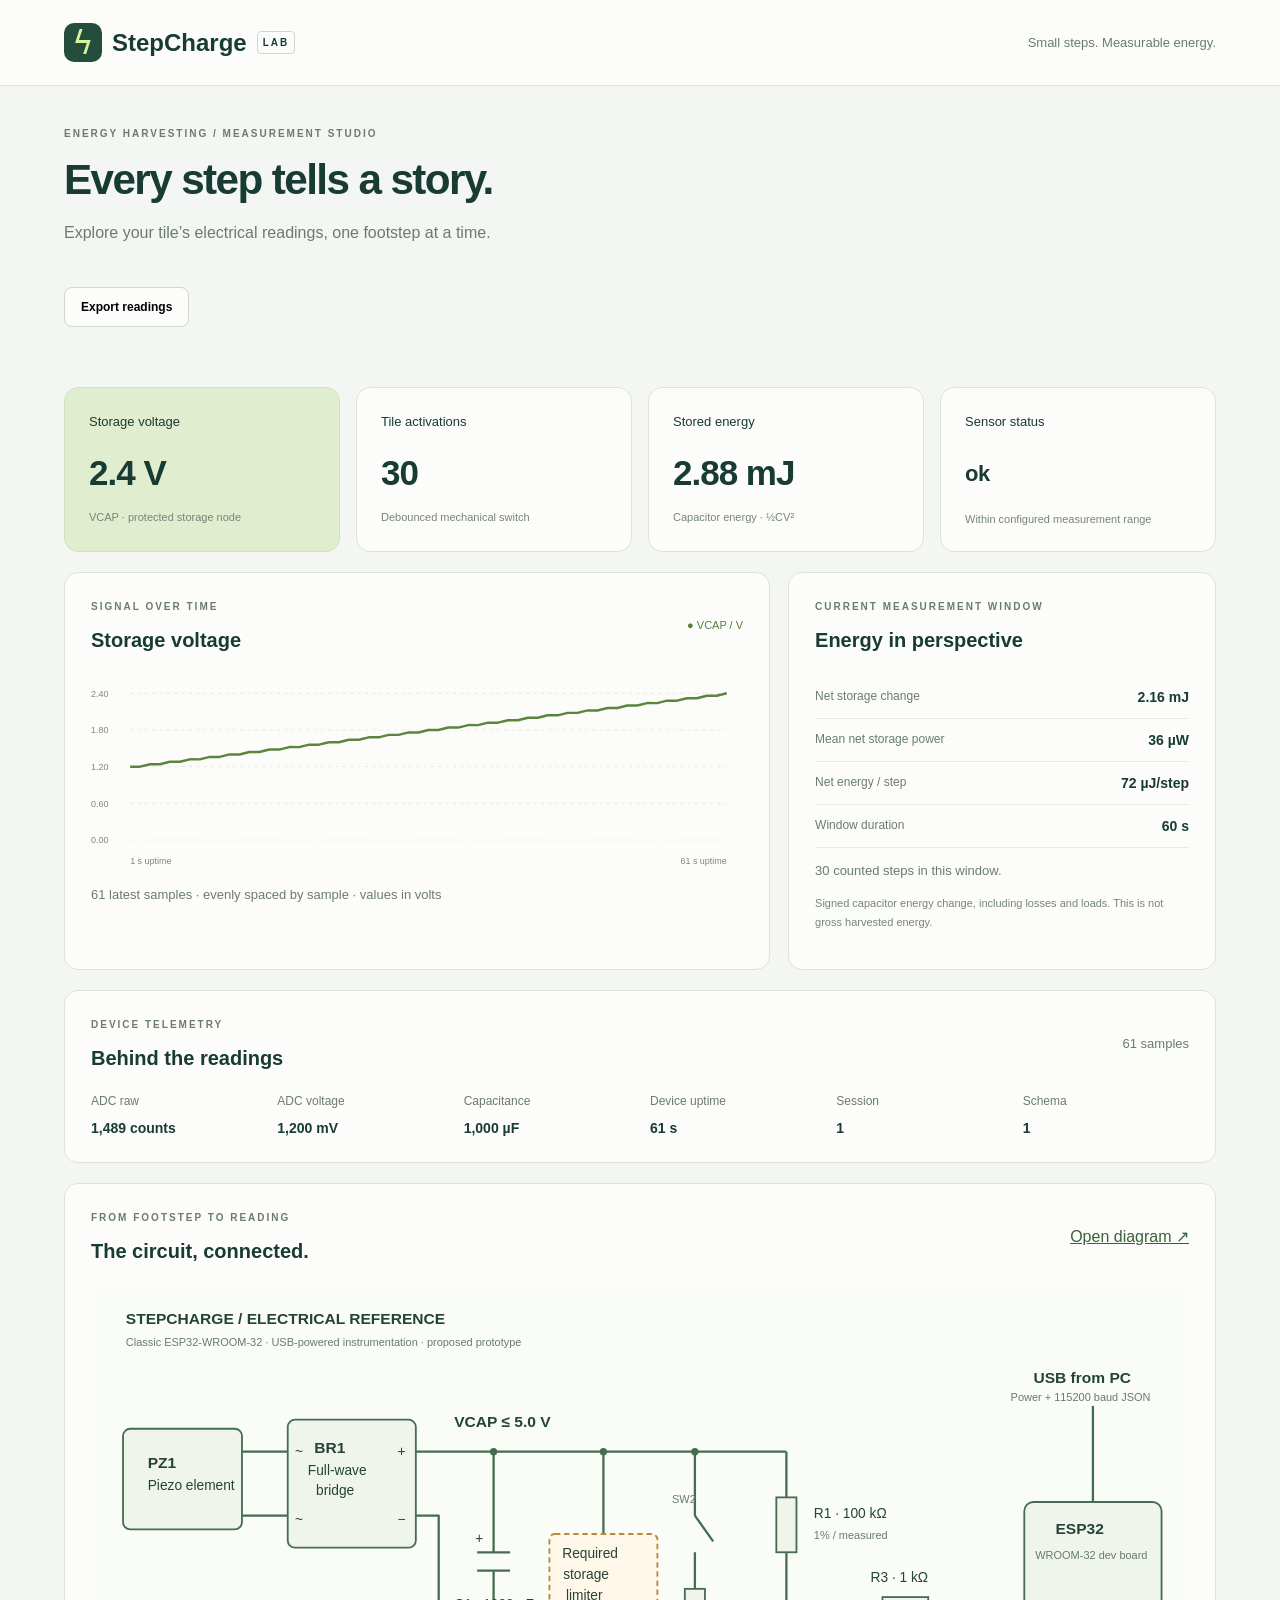
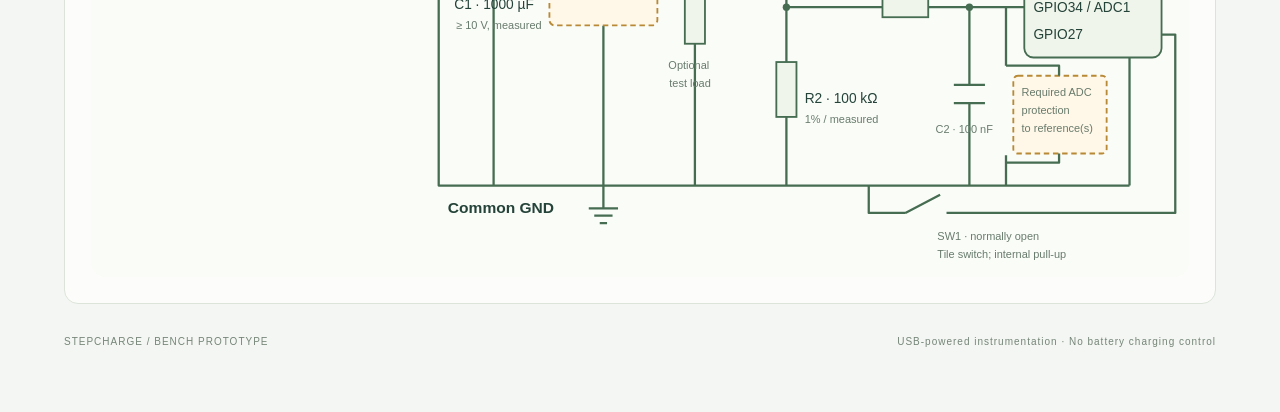
<file: app/index.html>
<!doctype html>
<html lang="en">
<head><meta charset="utf-8"><meta name="viewport" content="width=device-width,initial-scale=1"><title>StepCharge · Measurement studio</title><link rel="stylesheet" href="style.css"></head>
<body>
<header><a class="brand" href="./"><span class="logo">ϟ</span> StepCharge<span class="tag">LAB</span></a><span class="header-note">Small steps. Measurable energy.</span></header>
<main>
<div class="intro"><div><p class="eyebrow">ENERGY HARVESTING / MEASUREMENT STUDIO</p><h1>Every step tells a story.</h1><p>Explore your tile’s electrical readings, one footstep at a time.</p></div><span id="source" class="badge">Not connected</span></div>
<section class="toolbar" aria-label="Data controls"><button id="connect" class="primary">Connect ESP32</button><button id="demo">Animate readings</button><label class="button">Import JSONL<input id="import" type="file" accept=".jsonl,.json,.txt"></label><button id="disconnect" disabled>Disconnect</button><span class="spacer"></span><button id="new">New window</button><button id="export" disabled>Export readings</button></section>
<p id="notice" role="status">Connect via USB using desktop Chrome or Edge, or import a saved capture on any device.</p>
<section class="metrics" aria-label="Latest readings">
<article class="metric accent"><span>Storage voltage</span><h2 id="voltage">—</h2><small>VCAP · protected storage node</small></article>
<article class="metric"><span>Tile activations</span><h2 id="steps">—</h2><small>Debounced mechanical switch</small></article>
<article class="metric"><span>Stored energy</span><h2 id="energy">—</h2><small>Capacitor energy · ½CV²</small></article>
<article class="metric"><span>Sensor status</span><h2 id="status" class="status">Waiting</h2><small id="statusHelp">No samples received</small></article>
</section>
<section class="middle"><article class="panel"><div class="panel-title"><div><p class="eyebrow">SIGNAL OVER TIME</p><h2>Storage voltage</h2></div><span class="legend">● VCAP / V</span></div><svg id="chart" viewBox="0 0 800 240" role="img" aria-label="Storage voltage plotted against elapsed time"></svg><p class="muted" id="chartCaption">Your latest 300 samples will appear here.</p></article>
<article class="panel window"><p class="eyebrow">CURRENT MEASUREMENT WINDOW</p><h2>Energy in perspective</h2><dl><div><dt>Net storage change</dt><dd id="net">—</dd></div><div><dt>Mean net storage power</dt><dd id="power">—</dd></div><div><dt>Net energy / step</dt><dd id="perStep">—</dd></div><div><dt>Window duration</dt><dd id="duration">—</dd></div></dl><p id="windowNote" class="muted">Waiting for two samples.</p><p class="footnote">Signed capacitor energy change, including losses and loads. This is not gross harvested energy.</p></article></section>
<section class="panel"><div class="panel-title"><div><p class="eyebrow">DEVICE TELEMETRY</p><h2>Behind the readings</h2></div><span id="count" class="muted">0 samples</span></div><dl class="details"><div><dt>ADC raw</dt><dd id="raw">—</dd></div><div><dt>ADC voltage</dt><dd id="adc">—</dd></div><div><dt>Capacitance</dt><dd id="cap">—</dd></div><div><dt>Device uptime</dt><dd id="uptime">—</dd></div><div><dt>Session</dt><dd id="session">—</dd></div><div><dt>Schema</dt><dd id="schema">—</dd></div></dl></section>
<section class="panel circuit"><div class="panel-title"><div><p class="eyebrow">FROM FOOTSTEP TO READING</p><h2>The circuit, connected.</h2></div><a href="../docs/circuit.svg" target="_blank" rel="noopener">Open diagram ↗</a></div><img src="../docs/circuit.svg" alt="StepCharge reference circuit: piezo bridge, protected capacitor storage, resistor divider to GPIO34, independent switch to GPIO27, and USB-powered ESP32."></section>
<footer>STEPCHARGE / BENCH PROTOTYPE<span>USB-powered instrumentation · No battery charging control</span></footer>
</main><script type="module" src="app.mjs"></script></body></html>
</file>
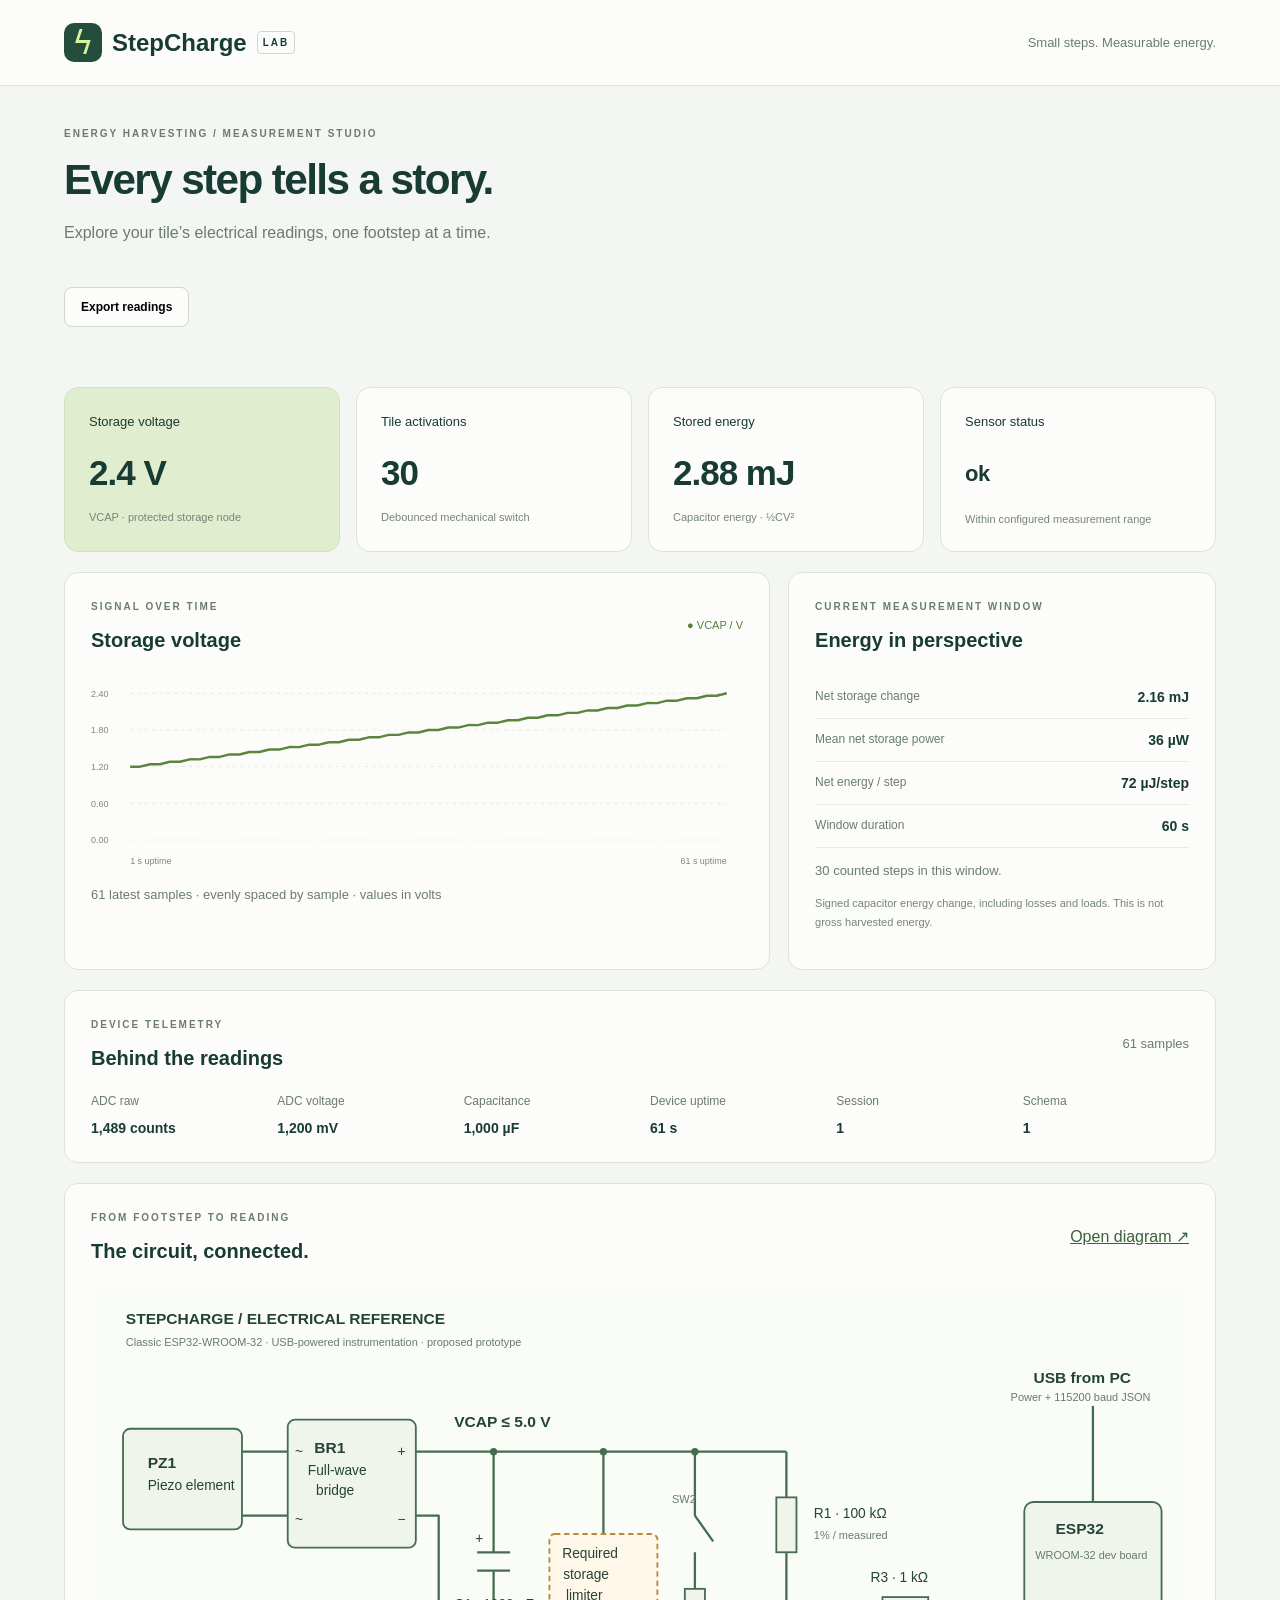
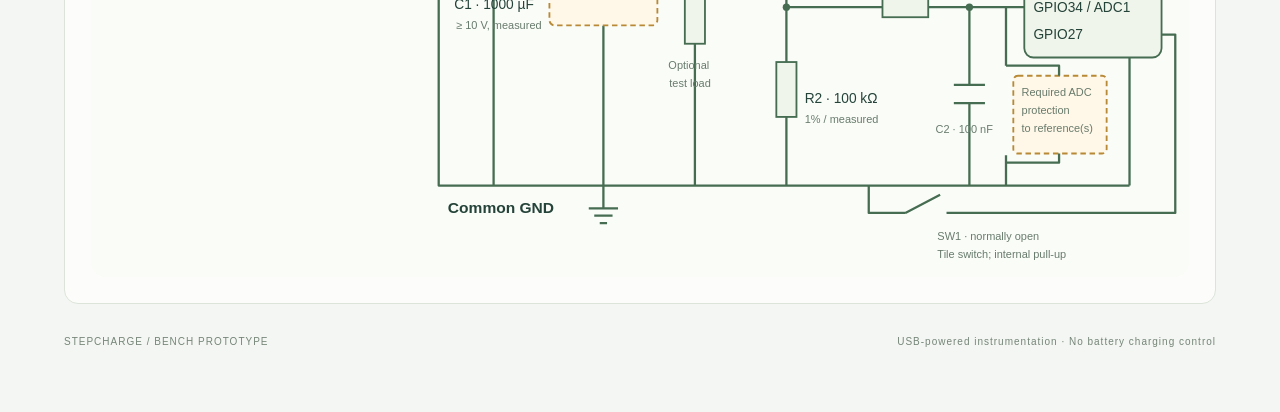
<file: app/StepCharge.html>
<!doctype html>
<html lang="en">
<head><meta charset="utf-8"><meta name="viewport" content="width=device-width,initial-scale=1"><title>StepCharge · Measurement studio</title><style>
:root{font-family:Inter,Segoe UI,Arial,sans-serif;color:#183b34;background:#f3f6f2;font-synthesis:none}*{box-sizing:border-box}body{margin:0}header{height:86px;padding:0 5%;display:flex;align-items:center;justify-content:space-between;border-bottom:1px solid #dce4dd;background:#fcfdfa}.brand{font-size:24px;font-weight:750;display:flex;gap:10px;align-items:center;text-decoration:none;color:inherit}.logo{background:#244d3e;color:#d4f59a;border-radius:10px;font-size:33px;width:38px;text-align:center}.tag{font-size:10px;letter-spacing:2px;border:1px solid #ccd8cc;padding:5px;border-radius:4px}.header-note,.muted{color:#6a7b72;font-size:13px}main{max-width:1400px;margin:auto;padding:40px 5%}.intro{display:flex;align-items:center;justify-content:space-between;gap:20px}.eyebrow{font-size:10px;font-weight:750;letter-spacing:2px;color:#6a7b72;margin:0 0 14px}h1{font-size:clamp(29px,3.3vw,44px);letter-spacing:-1.6px;margin:0}p{line-height:1.6}.intro p:not(.eyebrow){color:#6a7b72}.badge{white-space:nowrap;border-radius:30px;background:#e3ebdf;padding:10px 16px;font-size:12px;font-weight:650}.toolbar{display:flex;gap:9px;align-items:center;flex-wrap:wrap;margin-top:25px}.spacer{flex:1}button,.button{font:inherit;font-size:12px;font-weight:600;border:1px solid #cdd8cd;background:#fcfdfa;border-radius:8px;padding:12px 16px;cursor:pointer;display:inline-block}button:hover,.button:hover{background:#e4eddc}button:disabled{opacity:.45;cursor:default}.primary{background:#244d3e;color:white;border-color:#244d3e}.primary:hover{background:#36634f}:focus-visible{outline:3px solid #58812d;outline-offset:3px}.button:focus-within{outline:3px solid #58812d}input[type=file]{position:absolute;width:1px;height:1px;opacity:0}#notice{font-size:12px;min-height:20px;margin:15px 0 25px}.metrics{display:grid;grid-template-columns:repeat(4,1fr);gap:16px}.metric,.panel{border:1px solid #dce4d9;background:#fcfdfa;border-radius:14px}.metric{padding:24px}.metric>span{font-size:13px}.metric h2{font-size:35px;font-weight:550;letter-spacing:-1px;margin:23px 0 14px}.metric h2.status{font-size:22px;letter-spacing:-.5px;min-height:42px;display:flex;align-items:center}.metric small{color:#768578;font-size:11px}.metric.accent{background:#e0edcf;border-color:#d1e2bf}.middle{display:grid;grid-template-columns:1.65fr 1fr;gap:18px;margin:20px 0}.panel{padding:26px;margin-bottom:20px}.middle .panel{margin:0}.panel h2{font-size:20px;font-weight:600;margin:0}.panel-title{display:flex;justify-content:space-between;align-items:center;gap:15px;margin-bottom:24px}.legend{font-size:11px;color:#52803d}#chart{width:100%;height:auto;display:block;margin-top:25px}dl{margin:24px 0 0}dl>div{display:flex;justify-content:space-between;padding:13px 0;border-bottom:1px solid #e7ece3;gap:12px}dt{font-size:12px;color:#6a7b72}dd{font-size:14px;margin:0;font-weight:650}.footnote{font-size:11px;color:#768578;line-height:1.7}.details{display:grid;grid-template-columns:repeat(6,1fr);gap:20px}.details>div{display:block;border:0;padding:0}.details dd{margin-top:12px}.circuit img{width:100%;display:block}a{color:#386339}footer{font-size:10px;letter-spacing:1px;color:#768578;display:flex;justify-content:space-between;padding:12px 0 25px} @media(max-width:950px){.metrics{grid-template-columns:repeat(2,1fr)}.middle{grid-template-columns:1fr}.details{grid-template-columns:repeat(3,1fr)}}@media(max-width:580px){header{height:70px}.header-note{display:none}main{padding:28px 5%}.intro{align-items:flex-start;flex-direction:column}.metrics{gap:10px}.metric{padding:18px 14px}.metric h2{font-size:28px}.metric h2.status{font-size:18px}.panel{padding:19px}.details{grid-template-columns:repeat(2,1fr)}.panel-title{align-items:flex-start}.legend{white-space:nowrap}footer{flex-direction:column;gap:12px}.spacer{display:none}.toolbar button,.button{flex-grow:1;text-align:center}}

/* Keep the readings toolbar focused on exporting the current capture. */
.toolbar > :not(#export) { display: none; }
</style></head>
<body>
<header><a class="brand" href="#"><span class="logo">ϟ</span> StepCharge<span class="tag">LAB</span></a><span class="header-note">Small steps. Measurable energy.</span></header>
<main>
<div class="intro"><div><p class="eyebrow">ENERGY HARVESTING / MEASUREMENT STUDIO</p><h1>Every step tells a story.</h1><p>Explore your tile’s electrical readings, one footstep at a time.</p></div><span id="source" class="badge">Not connected</span></div>
<section class="toolbar" aria-label="Data controls"><button id="connect" class="primary">Connect ESP32</button><button id="demo">Animate readings</button><label class="button">Import JSONL<input id="import" type="file" accept=".jsonl,.json,.txt"></label><button id="disconnect" disabled>Disconnect</button><span class="spacer"></span><button id="new">New window</button><button id="export" disabled>Export readings</button></section>
<p id="notice" role="status">Ready to use — select Try demo or Import JSONL. Live USB requires a browser with Web Serial support.</p>
<section class="metrics" aria-label="Latest readings">
<article class="metric accent"><span>Storage voltage</span><h2 id="voltage">—</h2><small>VCAP · protected storage node</small></article>
<article class="metric"><span>Tile activations</span><h2 id="steps">—</h2><small>Debounced mechanical switch</small></article>
<article class="metric"><span>Stored energy</span><h2 id="energy">—</h2><small>Capacitor energy · ½CV²</small></article>
<article class="metric"><span>Sensor status</span><h2 id="status" class="status">Waiting</h2><small id="statusHelp">No samples received</small></article>
</section>
<section class="middle"><article class="panel"><div class="panel-title"><div><p class="eyebrow">SIGNAL OVER TIME</p><h2>Storage voltage</h2></div><span class="legend">● VCAP / V</span></div><svg id="chart" viewBox="0 0 800 240" role="img" aria-label="Storage voltage plotted against elapsed time"></svg><p class="muted" id="chartCaption">Your latest 300 samples will appear here.</p></article>
<article class="panel window"><p class="eyebrow">CURRENT MEASUREMENT WINDOW</p><h2>Energy in perspective</h2><dl><div><dt>Net storage change</dt><dd id="net">—</dd></div><div><dt>Mean net storage power</dt><dd id="power">—</dd></div><div><dt>Net energy / step</dt><dd id="perStep">—</dd></div><div><dt>Window duration</dt><dd id="duration">—</dd></div></dl><p id="windowNote" class="muted">Waiting for two samples.</p><p class="footnote">Signed capacitor energy change, including losses and loads. This is not gross harvested energy.</p></article></section>
<section class="panel"><div class="panel-title"><div><p class="eyebrow">DEVICE TELEMETRY</p><h2>Behind the readings</h2></div><span id="count" class="muted">0 samples</span></div><dl class="details"><div><dt>ADC raw</dt><dd id="raw">—</dd></div><div><dt>ADC voltage</dt><dd id="adc">—</dd></div><div><dt>Capacitance</dt><dd id="cap">—</dd></div><div><dt>Device uptime</dt><dd id="uptime">—</dd></div><div><dt>Session</dt><dd id="session">—</dd></div><div><dt>Schema</dt><dd id="schema">—</dd></div></dl></section>
<section class="panel circuit"><div class="panel-title"><div><p class="eyebrow">FROM FOOTSTEP TO READING</p><h2>The circuit, connected.</h2></div><a href="[data-uri]" target="_blank" rel="noopener">Open diagram ↗</a></div><img src="[data-uri]" alt="StepCharge reference circuit: piezo bridge, protected capacitor storage, resistor divider to GPIO34, independent switch to GPIO27, and USB-powered ESP32."></section>
<footer>STEPCHARGE / BENCH PROTOTYPE<span>USB-powered instrumentation · No battery charging control</span></footer>
</main><script>// UI demonstration only; these are not measurements or predicted performance.
function demoReadings() {
  return Array.from({length:61}, (_,i) => {
    const steps = Math.floor(i/2);
    const voltage = Number((1.2 + steps*0.041 - i*0.0005).toFixed(5));
    return {schema:1,session:1,uptime_ms:(i+1)*1000,steps,
      adc_raw:Math.round(voltage/2/3.3*4095),adc_mv:voltage*500,
      storage_v:voltage,capacitance_f:0.001,status:'ok',stored_energy_j:0.0005*voltage*voltage};
  });
}

function validate(r) {
  if (!r || r.schema !== 1) throw new Error('Expected StepCharge schema 1');
  for (const k of ['session', 'uptime_ms', 'steps', 'capacitance_f', 'storage_v']) {
    if (typeof r[k] !== 'number' || !Number.isFinite(r[k])) throw new Error(`Invalid ${k}`);
  }
  for (const k of ['session', 'uptime_ms', 'steps']) {
    if (!Number.isSafeInteger(r[k]) || r[k] < 0) throw new Error(`Invalid ${k}`);
  }
  if (!['ok', 'below_range', 'overrange', 'configure_capacitance', 'starting'].includes(r.status)) throw new Error('Unknown sensor status');
  for (const k of ['adc_raw', 'adc_mv', 'stored_energy_j']) {
    if (r[k] != null && (typeof r[k] !== 'number' || !Number.isFinite(r[k]))) throw new Error(`Invalid ${k}`);
  }
  return r;
}

function summarize(rows) {
  if (rows.length < 2) return {error: 'Waiting for two samples'};
  const first = rows[0], last = rows.at(-1);
  for (let i = 0; i < rows.length; i++) {
    const r = validate(rows[i]), p = rows[i - 1];
    if (r.status !== 'ok' || r.capacitance_f <= 0 || r.storage_v < 0) return {error: 'Window contains invalid or unconfigured readings. Start a new window after resolving them.'};
    if (r.capacitance_f !== first.capacitance_f) return {error: 'Capacitance changed. Start a new window.'};
    if (p && (r.session !== p.session || r.uptime_ms <= p.uptime_ms || r.steps < p.steps)) return {error: 'Session reset or clock discontinuity. Start a new window.'};
  }
  const duration = (last.uptime_ms - first.uptime_ms) / 1000;
  const energy = 0.5 * first.capacitance_f * (last.storage_v ** 2 - first.storage_v ** 2);
  const steps = last.steps - first.steps;
  return {duration, energy, power: energy / duration, perStep: steps ? energy / steps : null, steps};
}

const $ = id => document.getElementById(id);
let rows = [], port, reader, reading, timer, lastReceived = 0, mode = 'Not connected', skipped = 0, synthetic = false;
const fmt = (v, unit = '', digits = 3) => v == null ? '—' : `${v.toLocaleString(undefined, {maximumFractionDigits: digits})} ${unit}`;
const set = (id, value) => $(id).textContent = value;
const tell = text => set('notice', text);
function draw() {
  const data = rows.slice(-300), svg = $('chart');
  svg.replaceChildren();
  const add = (name, attrs, content) => {
    const el = document.createElementNS('http://www.w3.org/2000/svg', name);
    Object.entries(attrs).forEach(([k,v]) => el.setAttribute(k,v));
    if (content != null) el.textContent = content;
    svg.append(el);
  };
  const max = Math.max(1, ...data.map(r => r.storage_v)), min = Math.min(0, ...data.map(r => r.storage_v));
  for (let i = 0; i < 5; i++) {
    const y = 20 + i * 45;
    add('line', {x1:48,y1:y,x2:780,y2:y,stroke:'#e0e7dc','stroke-dasharray':'4 5'});
    add('text', {x:0,y:y+4,fill:'#7b897b','font-size':11}, (max - i * (max-min)/4).toFixed(2));
  }
  if (!data.length) return;
  // Index spacing remains readable when a capture includes a reboot; analysis flags the discontinuity.
  const points = data.map((r,i) => `${48+i*732/Math.max(1,data.length-1)},${20+180*(max-r.storage_v)/(max-min)}`).join(' ');
  add('polyline', {points,fill:'none',stroke:'#5b853d','stroke-width':3,'stroke-linejoin':'round'});
  add('text',{x:48,y:230,fill:'#7b897b','font-size':11},fmt(data[0].uptime_ms/1000,'s uptime',1));
  add('text',{x:780,y:230,'text-anchor':'end',fill:'#7b897b','font-size':11},fmt(data.at(-1).uptime_ms/1000,'s uptime',1));
  set('chartCaption', `${data.length} latest samples · evenly spaced by sample · values in volts`);
}
function render() {
  const r = rows.at(-1);
  set('source',synthetic ? '' : mode); $('source').hidden = synthetic; set('count',`${rows.length.toLocaleString()} samples`);
  $('export').disabled = !rows.length;
  set('voltage',fmt(r?.storage_v,'V')); set('steps',fmt(r?.steps,'',0));
  set('energy',fmt(r?.status === 'ok' ? r.stored_energy_j * 1000 : null,'mJ'));
  // An absent energy field must remain unavailable, never become zero.
  if (r?.stored_energy_j == null) set('energy','—');
  set('status',r ? r.status.replaceAll('_',' ') : 'Waiting');
  set('statusHelp',({ok:'Within configured measurement range',configure_capacitance:'Set measured capacitance in config.h',overrange:'Input exceeds measurement range',below_range:'Below calibrated measurement range',starting:'Device initializing'})[r?.status] || 'No samples received');
  set('raw',fmt(r?.adc_raw,'counts',0)); set('adc',fmt(r?.adc_mv,'mV',2));
  set('cap',fmt(r ? r.capacitance_f*1e6 : null,'µF')); set('uptime',fmt(r ? r.uptime_ms/1000 : null,'s',1));
  set('session',fmt(r?.session)); set('schema',fmt(r?.schema));
  const s = summarize(rows);
  set('net',fmt(s.energy == null ? null : s.energy*1000,'mJ'));
  set('power',fmt(s.power == null ? null : s.power*1e6,'µW'));
  set('perStep',fmt(s.perStep == null ? null : s.perStep*1e6,'µJ/step'));
  set('duration',fmt(s.duration,'s',1)); set('windowNote',s.error || `${s.steps} counted steps in this window.`);
  draw();
}
function append(r) {
  validate(r);
  if (rows.length >= 20000) throw new Error('20,000-sample limit reached. Export readings and start a new window.');
  rows.push(r); lastReceived = Date.now(); render();
}
function controls(active) {
  for (const id of ['connect','demo','import']) $(id).disabled = active;
  $('disconnect').disabled = !active;
}
async function stop() {
  clearInterval(timer); timer = null;
  if (reader) await reader.cancel().catch(()=>{});
  if (reading) await reading;
  if (port) await port.close().catch(()=>{});
  port = null; mode = rows.length ? 'Disconnected · saved readings' : 'Not connected';
  controls(false); render();
}
$('disconnect').onclick = async () => {await stop(); tell('Disconnected. Readings remain available to export.');};
$('new').onclick = () => {rows = []; skipped = 0; render(); tell('New measurement window started. The device step counter is unchanged.');};
$('demo').onclick = () => {
  rows = []; synthetic = true; mode = 'DEMO · synthetic readings'; controls(true); let tick = 0;
  tell('');
  const sample = () => { const v = 1 + Math.min(tick,120)*0.025;
    append({schema:1,session:1,uptime_ms:(tick+1)*1000,steps:tick,adc_raw:Math.round(v/2/3.3*4095),adc_mv:v*500,storage_v:v,capacitance_f:0.001,status:'ok',stored_energy_j:0.0005*v*v}); tick++;
  };
  sample(); timer = setInterval(() => {try {sample();} catch(e) {clearInterval(timer);tell(e.message);}},1000);
};
$('connect').onclick = async () => {
  if (!navigator.serial) {tell('Live USB requires desktop Chrome or Edge on localhost or HTTPS. You can import a capture here instead.');return;}
  controls(true);
  try {
    port = await navigator.serial.requestPort(); await port.open({baudRate:115200});
    rows = []; synthetic = false; skipped = 0; mode = 'LIVE · USB serial'; lastReceived = Date.now(); render();
    tell('Connected at 115200 baud. Opening USB may reboot the ESP32.');
    reading = (async () => {
      reader = port.readable.getReader(); const decoder = new TextDecoder(); let buffer = '';
      try {
        while (true) {
          const {value,done} = await reader.read(); if (done) break;
          buffer += decoder.decode(value,{stream:true});
          const lines = buffer.split('\n'); buffer = lines.pop();
          if (buffer.length > 65536) {buffer = ''; skipped++; tell('Oversized serial line skipped.');}
          for (const line of lines) {
            if (!line.trim()) continue;
            let r;
            try {r = validate(JSON.parse(line));} catch {skipped++;tell(`${skipped} non-telemetry or malformed lines skipped.`);continue;}
            append(r);
          }
        }
      } catch(e) {tell(`Serial stopped: ${e.message}`);}
      finally {reader.releaseLock();reader = null;}
    })();
    await reading;
    if (port) await port.close().catch(()=>{});
    port = null; controls(false); mode = 'Disconnected · saved readings'; render();
  } catch(e) {await stop();tell(`Connection unavailable: ${e.message}`);}
};
$('import').onchange = async event => {
  const file = event.target.files[0]; if (!file) return;
  try {
    if (file.size > 12*1024*1024) throw new Error('Choose a capture under 12 MB.');
    const incoming = (await file.text()).split(/\r?\n/).filter(l=>l.trim()).map((line,i)=>{
      try {return validate(JSON.parse(line));} catch(e) {throw new Error(`Line ${i+1}: ${e.message}`);}
    });
    if (!incoming.length || incoming.length > 20000) throw new Error('Capture must contain 1–20,000 samples.');
    rows = incoming; synthetic = false; mode = 'IMPORTED · saved capture'; render(); tell(`Loaded ${file.name}. These are saved readings, not a live connection.`);
  } catch(e) {tell(`Import failed: ${e.message}`);} finally {event.target.value = '';}
};
$('export').onclick = () => {
  const url = URL.createObjectURL(new Blob([rows.map(r=>JSON.stringify(r)).join('\n')+'\n'],{type:'application/x-ndjson'}));
  const a = document.createElement('a'); a.href=url; a.download=`stepcharge-${synthetic?'synthetic':'capture'}-${Date.now()}.jsonl`;a.click();setTimeout(()=>URL.revokeObjectURL(url),1000);
};
setInterval(()=>{if(mode.startsWith('LIVE')) set('source',Date.now()-lastReceived>4000?'LIVE · waiting for data (stale)':mode);},1000);
rows = demoReadings();
synthetic = true;
mode = 'DEMO · synthetic sample capture';
tell('');
render();

</script></body></html>
</file>
<file: app/style.css>
@import url('data:text/css,');
:root{font-family:Inter,Segoe UI,Arial,sans-serif;color:#183b34;background:#f3f6f2;font-synthesis:none}*{box-sizing:border-box}body{margin:0}header{height:86px;padding:0 5%;display:flex;align-items:center;justify-content:space-between;border-bottom:1px solid #dce4dd;background:#fcfdfa}.brand{font-size:24px;font-weight:750;display:flex;gap:10px;align-items:center;text-decoration:none;color:inherit}.logo{background:#244d3e;color:#d4f59a;border-radius:10px;font-size:33px;width:38px;text-align:center}.tag{font-size:10px;letter-spacing:2px;border:1px solid #ccd8cc;padding:5px;border-radius:4px}.header-note,.muted{color:#6a7b72;font-size:13px}main{max-width:1400px;margin:auto;padding:40px 5%}.intro{display:flex;align-items:center;justify-content:space-between;gap:20px}.eyebrow{font-size:10px;font-weight:750;letter-spacing:2px;color:#6a7b72;margin:0 0 14px}h1{font-size:clamp(29px,3.3vw,44px);letter-spacing:-1.6px;margin:0}p{line-height:1.6}.intro p:not(.eyebrow){color:#6a7b72}.badge{white-space:nowrap;border-radius:30px;background:#e3ebdf;padding:10px 16px;font-size:12px;font-weight:650}.toolbar{display:flex;gap:9px;align-items:center;flex-wrap:wrap;margin-top:25px}.spacer{flex:1}button,.button{font:inherit;font-size:12px;font-weight:600;border:1px solid #cdd8cd;background:#fcfdfa;border-radius:8px;padding:12px 16px;cursor:pointer;display:inline-block}button:hover,.button:hover{background:#e4eddc}button:disabled{opacity:.45;cursor:default}.primary{background:#244d3e;color:white;border-color:#244d3e}.primary:hover{background:#36634f}:focus-visible{outline:3px solid #58812d;outline-offset:3px}.button:focus-within{outline:3px solid #58812d}input[type=file]{position:absolute;width:1px;height:1px;opacity:0}#notice{font-size:12px;min-height:20px;margin:15px 0 25px}.metrics{display:grid;grid-template-columns:repeat(4,1fr);gap:16px}.metric,.panel{border:1px solid #dce4d9;background:#fcfdfa;border-radius:14px}.metric{padding:24px}.metric>span{font-size:13px}.metric h2{font-size:35px;font-weight:550;letter-spacing:-1px;margin:23px 0 14px}.metric h2.status{font-size:22px;letter-spacing:-.5px;min-height:42px;display:flex;align-items:center}.metric small{color:#768578;font-size:11px}.metric.accent{background:#e0edcf;border-color:#d1e2bf}.middle{display:grid;grid-template-columns:1.65fr 1fr;gap:18px;margin:20px 0}.panel{padding:26px;margin-bottom:20px}.middle .panel{margin:0}.panel h2{font-size:20px;font-weight:600;margin:0}.panel-title{display:flex;justify-content:space-between;align-items:center;gap:15px;margin-bottom:24px}.legend{font-size:11px;color:#52803d}#chart{width:100%;height:auto;display:block;margin-top:25px}dl{margin:24px 0 0}dl>div{display:flex;justify-content:space-between;padding:13px 0;border-bottom:1px solid #e7ece3;gap:12px}dt{font-size:12px;color:#6a7b72}dd{font-size:14px;margin:0;font-weight:650}.footnote{font-size:11px;color:#768578;line-height:1.7}.details{display:grid;grid-template-columns:repeat(6,1fr);gap:20px}.details>div{display:block;border:0;padding:0}.details dd{margin-top:12px}.circuit img{width:100%;display:block}a{color:#386339}footer{font-size:10px;letter-spacing:1px;color:#768578;display:flex;justify-content:space-between;padding:12px 0 25px} @media(max-width:950px){.metrics{grid-template-columns:repeat(2,1fr)}.middle{grid-template-columns:1fr}.details{grid-template-columns:repeat(3,1fr)}}@media(max-width:580px){header{height:70px}.header-note{display:none}main{padding:28px 5%}.intro{align-items:flex-start;flex-direction:column}.metrics{gap:10px}.metric{padding:18px 14px}.metric h2{font-size:28px}.metric h2.status{font-size:18px}.panel{padding:19px}.details{grid-template-columns:repeat(2,1fr)}.panel-title{align-items:flex-start}.legend{white-space:nowrap}footer{flex-direction:column;gap:12px}.spacer{display:none}.toolbar button,.button{flex-grow:1;text-align:center}}

/* Keep the readings toolbar focused on exporting the current capture. */
.toolbar > :not(#export) { display: none; }
</file>
